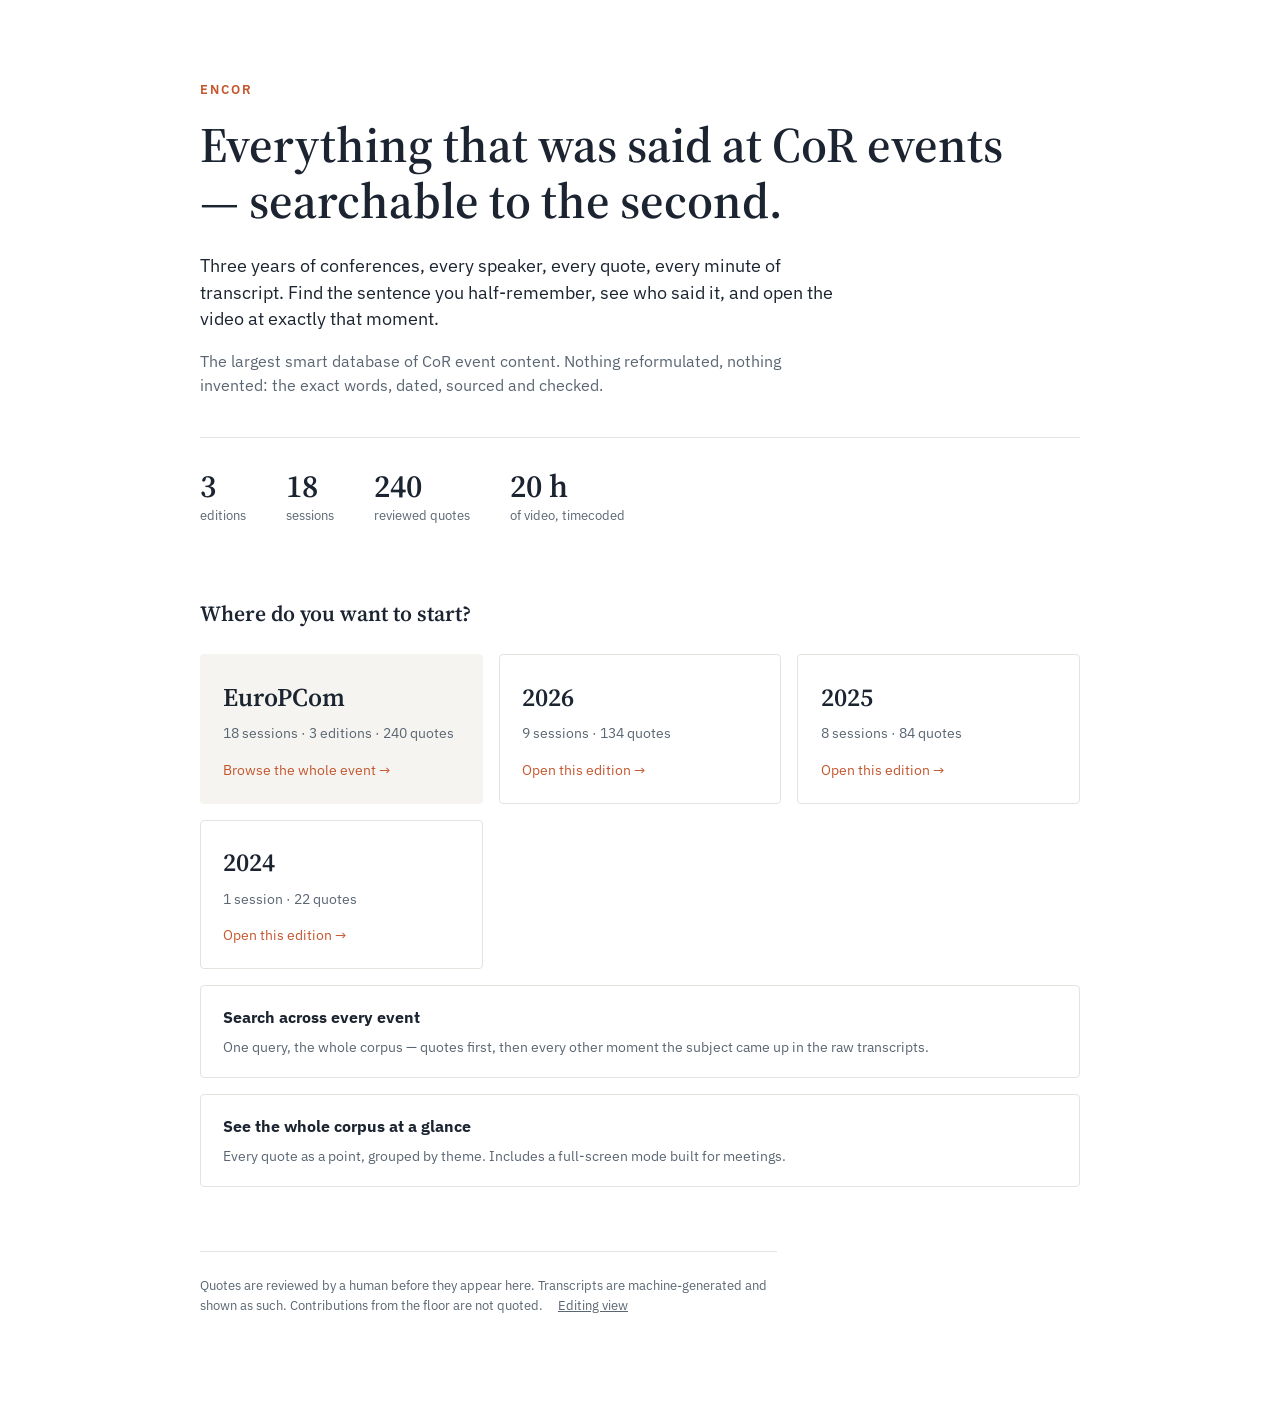
<file: index.html>
<!DOCTYPE html>
<html lang="en">
<head>
<meta charset="utf-8">
<meta name="viewport" content="width=device-width, initial-scale=1">
<title>enCoR — everything that was said at CoR events</title>
<link rel="preconnect" href="https://fonts.googleapis.com">
<link rel="preconnect" href="https://fonts.gstatic.com" crossorigin>
<link href="https://fonts.googleapis.com/css2?family=IBM+Plex+Sans:wght@400;500;600&family=Source+Serif+4:opsz,wght@8..60,400;8..60,600&display=swap" rel="stylesheet">
<link rel="stylesheet" href="assets/landing.css">
</head>
<body>

<main>
  <header class="hero">
    <p class="kicker">enCoR</p>
    <h1>Everything that was said at CoR events — searchable to the second.</h1>
    <p class="lede">
      Three years of conferences, every speaker, every quote, every minute of
      transcript. Find the sentence you half-remember, see who said it, and open
      the video at exactly that moment.
    </p>
    <p class="lede muted">
      The largest smart database of CoR event content. Nothing reformulated,
      nothing invented: the exact words, dated, sourced and checked.
    </p>

    <ul class="stats" id="stats" aria-label="Corpus size"></ul>
  </header>

  <section class="picker">
    <h2>Where do you want to start?</h2>
    <div class="cards" id="cards"></div>
  </section>

  <section class="extra">
    <a class="wide" href="read.html">
      <b>Search across every event</b>
      <span>One query, the whole corpus — quotes first, then every other moment the
      subject came up in the raw transcripts.</span>
    </a>
    <a class="wide" href="corpus.html">
      <b>See the whole corpus at a glance</b>
      <span>Every quote as a point, grouped by theme. Includes a full-screen mode
      built for meetings.</span>
    </a>
  </section>

  <footer>
    Quotes are reviewed by a human before they appear here. Transcripts are
    machine-generated and shown as such. Contributions from the floor are not
    quoted.
    <a href="admin.html">Editing view</a>
  </footer>
</main>

<script src="data/index.js"></script>
<script src="assets/landing.js"></script>
</body>
</html>
</file>
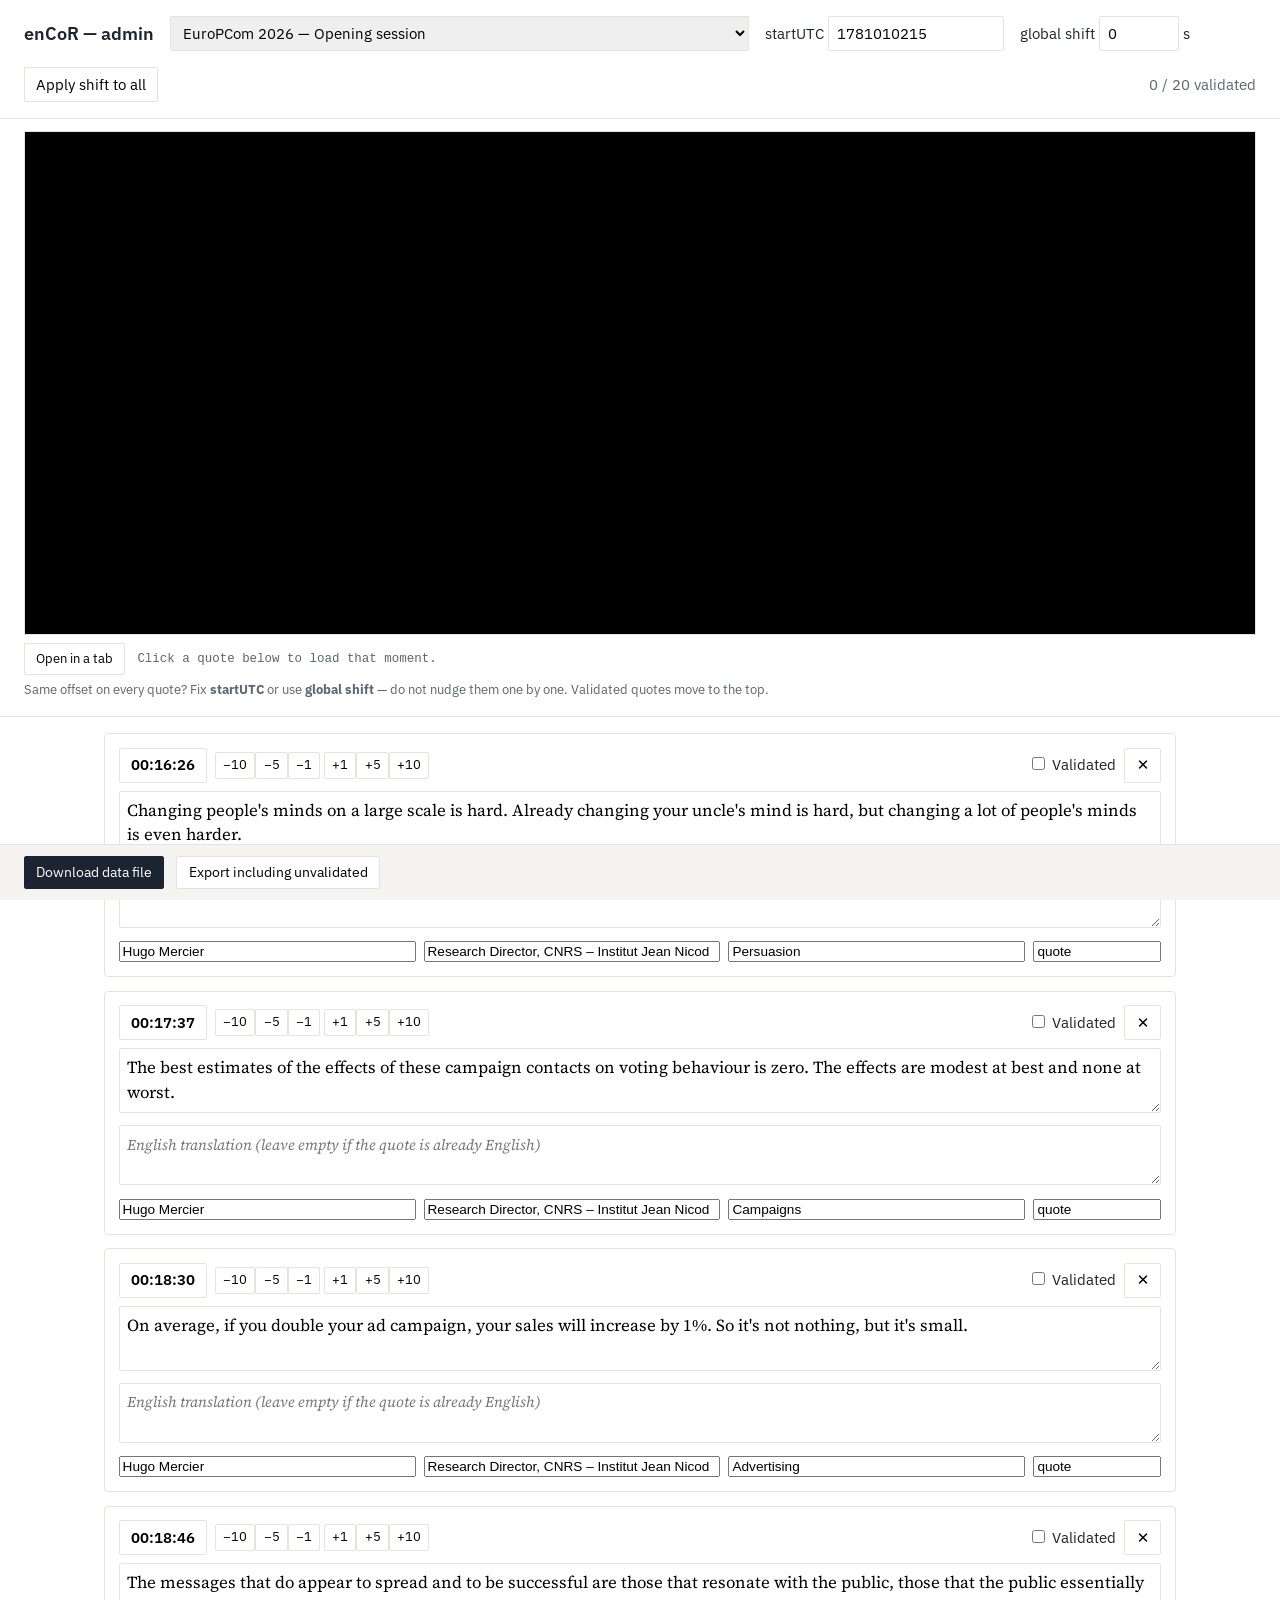
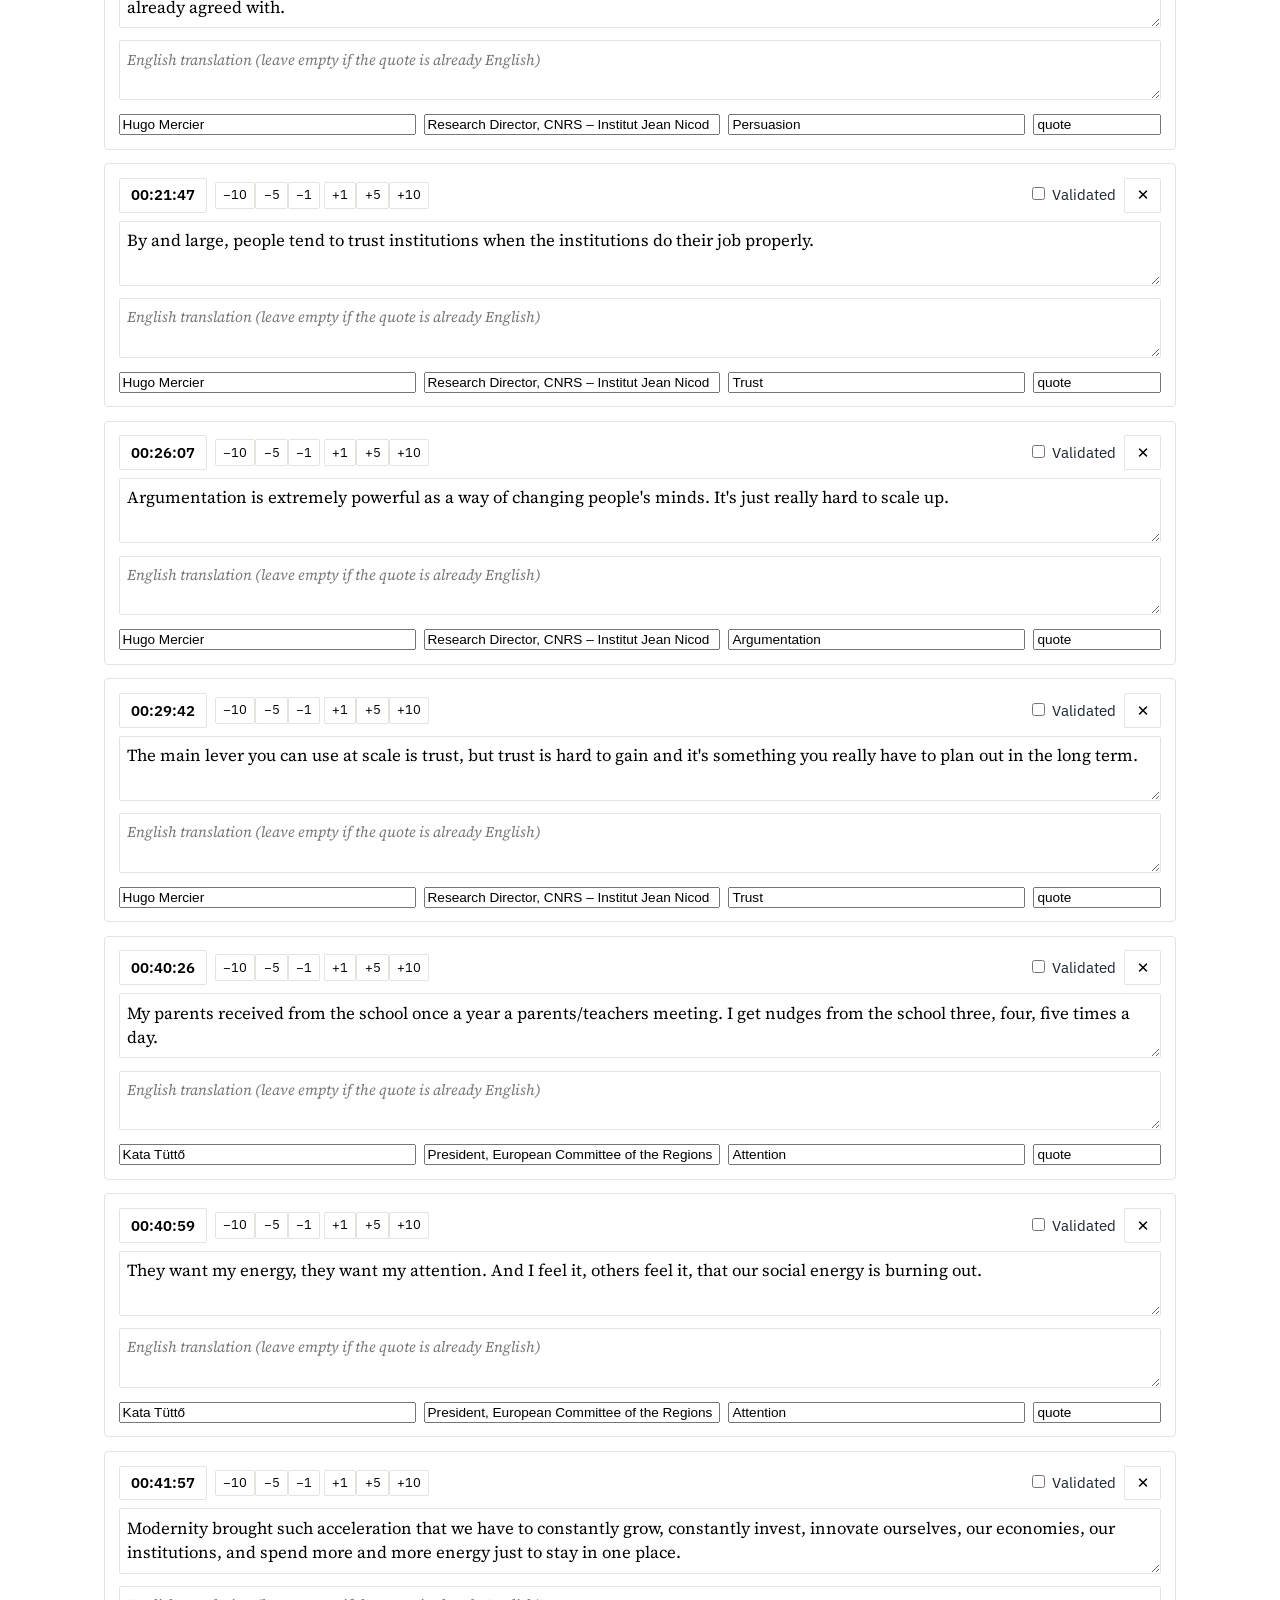
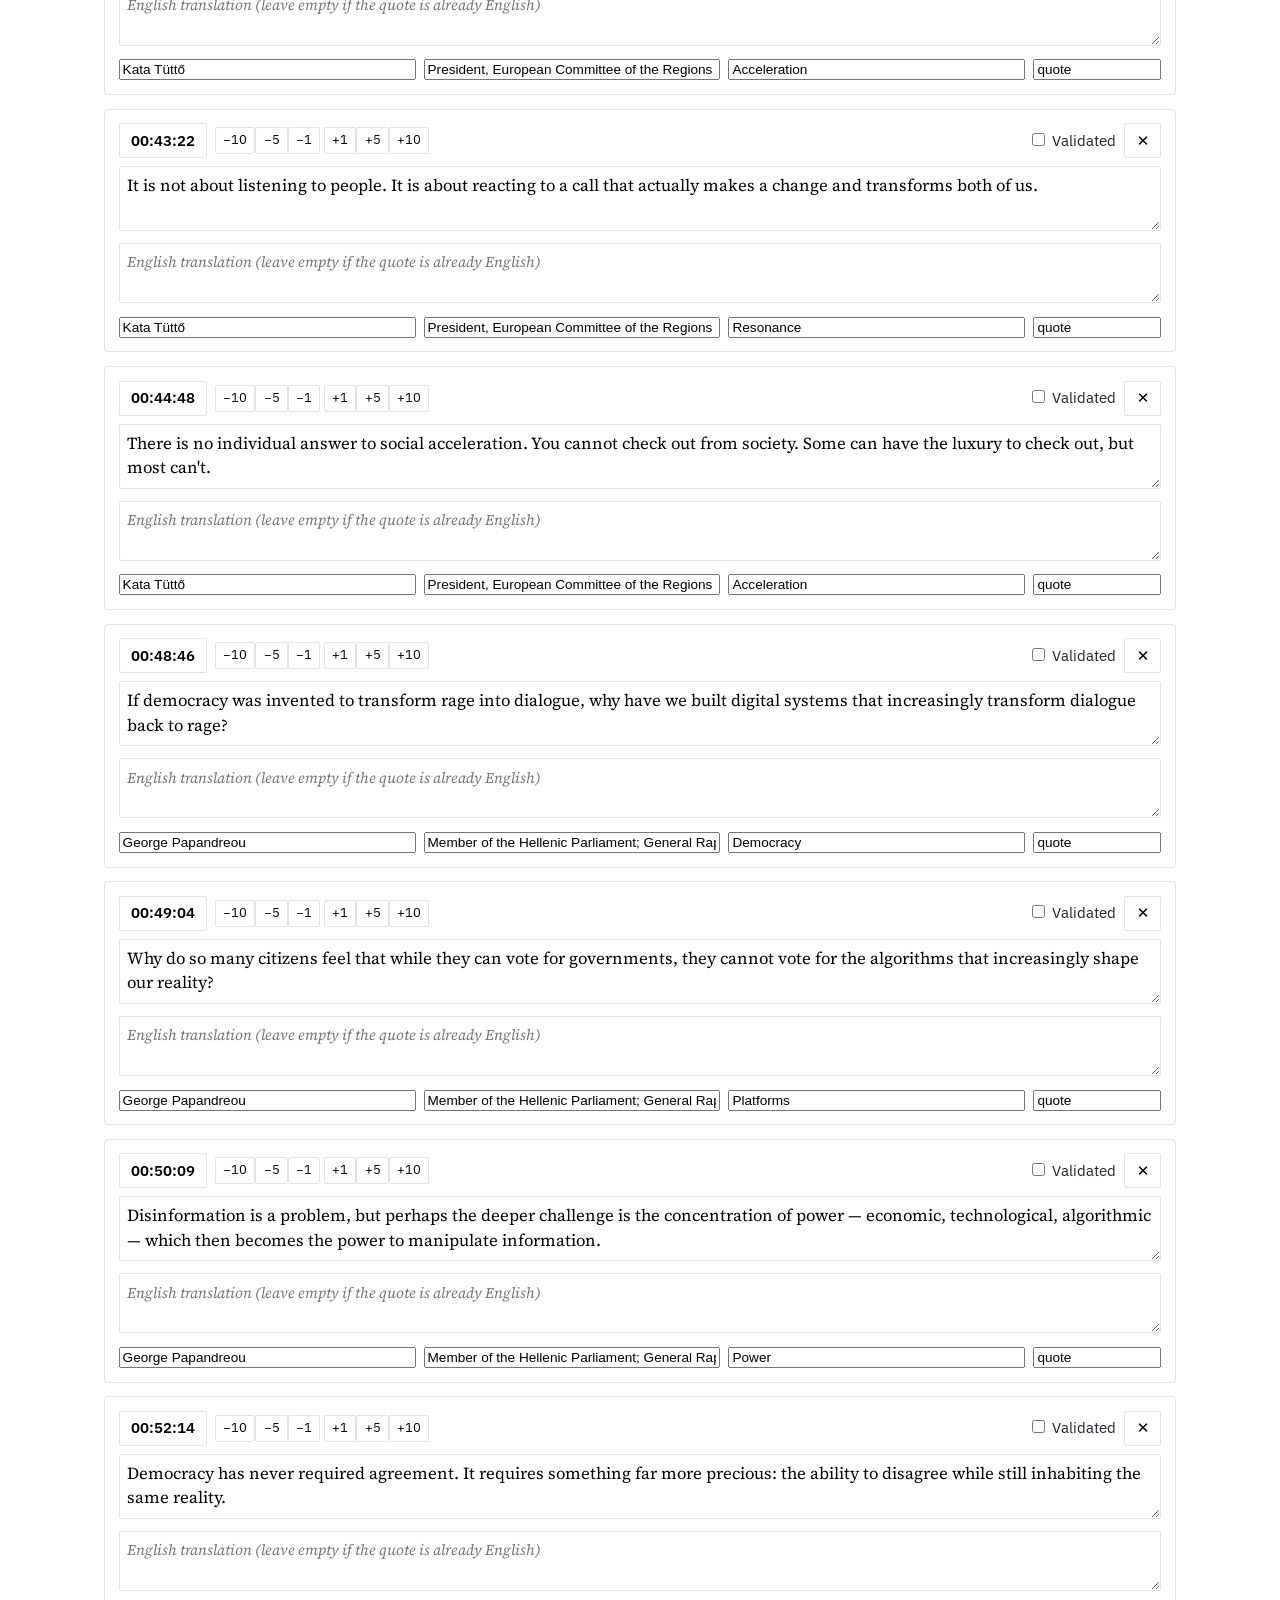
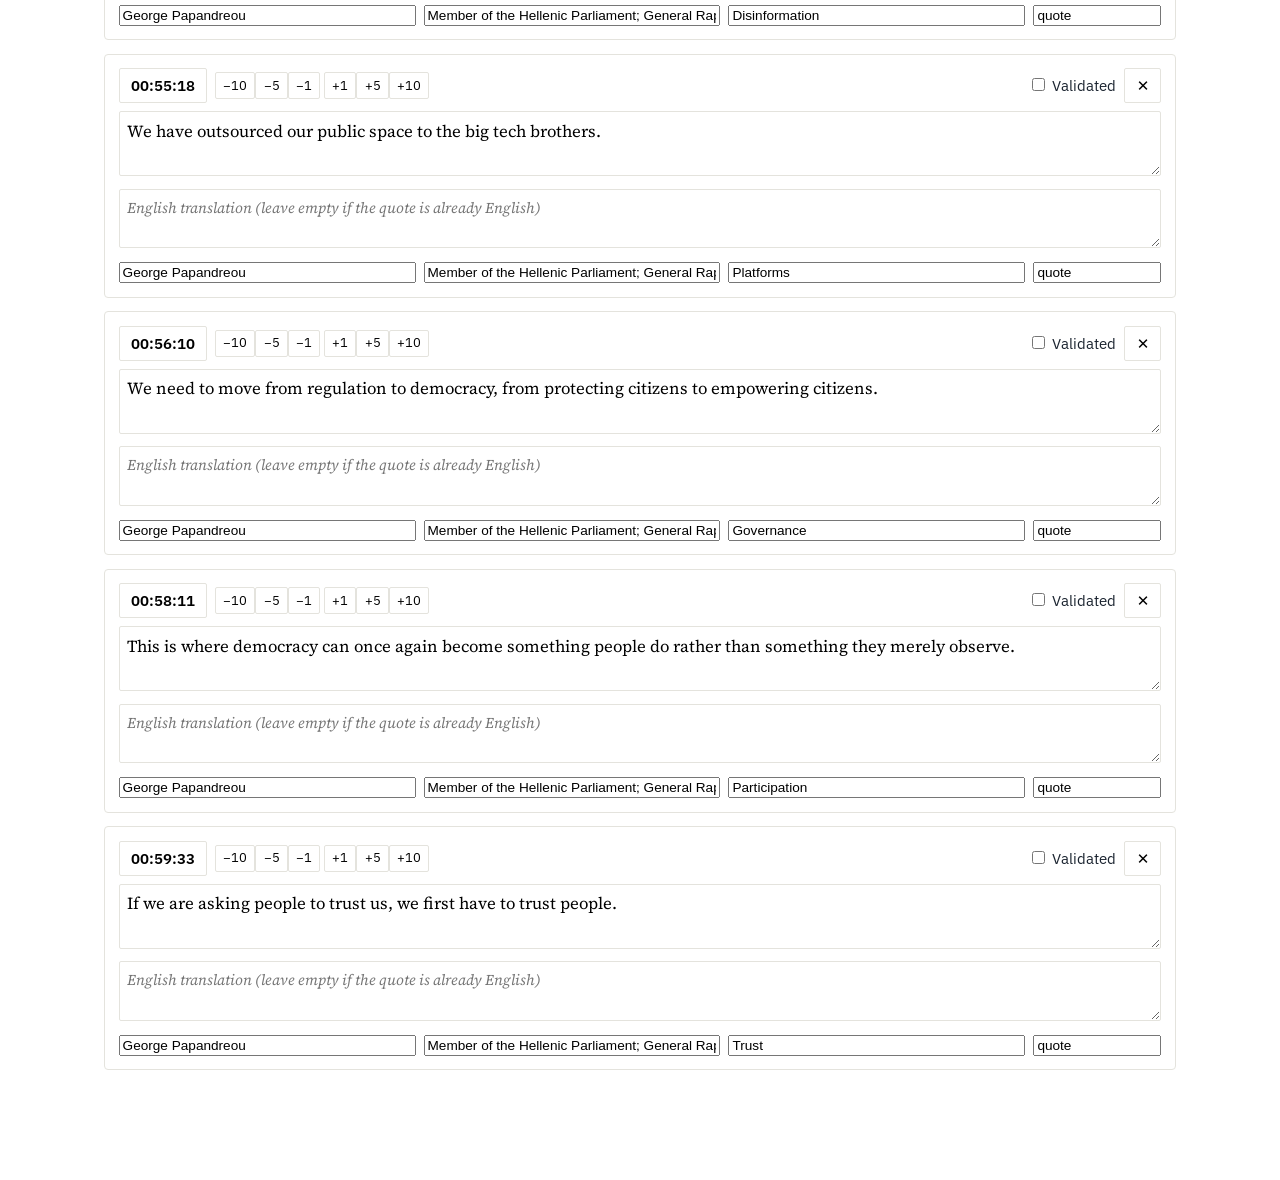
<file: admin.html>
<!DOCTYPE html>
<html lang="en">
<head>
<meta charset="utf-8">
<meta name="viewport" content="width=device-width, initial-scale=1">
<title>enCoR — admin</title>
<link rel="preconnect" href="https://fonts.googleapis.com">
<link rel="preconnect" href="https://fonts.gstatic.com" crossorigin>
<link href="https://fonts.googleapis.com/css2?family=IBM+Plex+Sans:wght@400;500;600&family=Source+Serif+4:opsz,wght@8..60,400;8..60,600&display=swap" rel="stylesheet">
<link rel="stylesheet" href="assets/admin.css">
</head>

</head>
<body>
<header>
  <h1>enCoR — admin</h1>
  <select id="sess"></select>
  <label>startUTC <input type="number" id="startUTC" style="width:11rem"></label>
  <label>global shift <input type="number" id="shift" value="0" style="width:5rem"> s</label>
  <button id="applyShift">Apply shift to all</button>
  <span id="counter" style="margin-left:auto;color:var(--soft)"></span>
</header>

<div class="player">
  <iframe id="frame" title="Session player"></iframe>
  <div class="playerbar">
    <button id="openTab">Open in a tab</button>
    <code id="frameHint">Click a quote below to load that moment.</code>
  </div>
  <p class="hint">Same offset on every quote? Fix <b>startUTC</b> or use <b>global shift</b> — do not nudge them one by one. Validated quotes move to the top.</p>
</div>

<div class="list" id="list"></div>

<div class="bar">
  <button class="primary" id="export">Download data file</button>
  <button id="exportAll">Export including unvalidated</button>
  <span id="status" style="color:var(--soft)"></span>
</div>

<script src="data/index.js"></script>
<script src="assets/admin.js"></script>
</body>
</html>
</file>
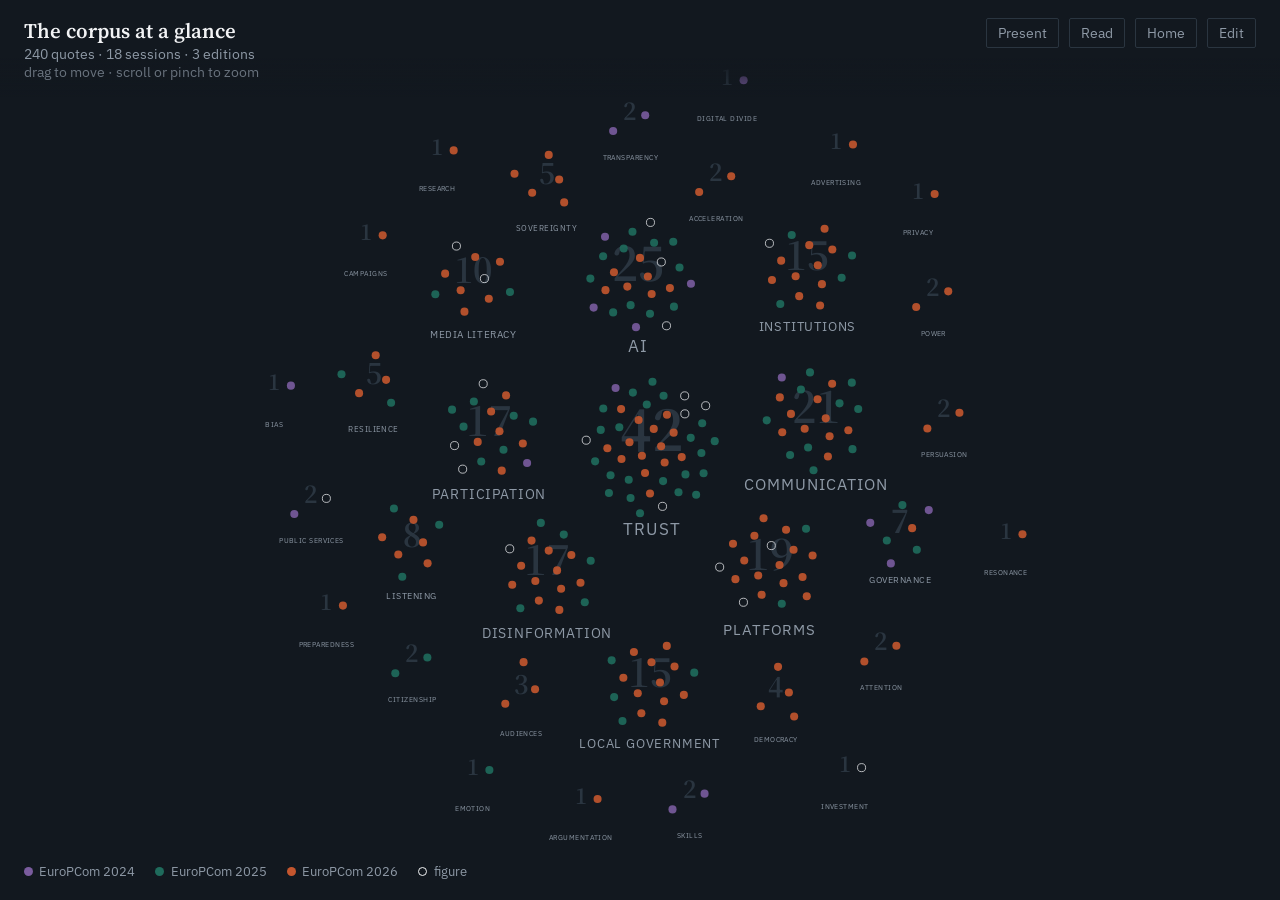
<file: corpus.html>
<!DOCTYPE html>
<html lang="en">
<head>
<meta charset="utf-8">
<meta name="viewport" content="width=device-width, initial-scale=1">
<title>enCoR — the corpus at a glance</title>
<link rel="preconnect" href="https://fonts.googleapis.com">
<link rel="preconnect" href="https://fonts.gstatic.com" crossorigin>
<link href="https://fonts.googleapis.com/css2?family=IBM+Plex+Sans:wght@400;500;600&family=Source+Serif+4:opsz,wght@8..60,400;8..60,600&display=swap" rel="stylesheet">
<link rel="stylesheet" href="assets/corpus.css">
</head>

</head>
<body>

<header>
  <div>
    <h1>The corpus at a glance</h1>
    <p class="sub" id="sub">loading…</p>
    <p class="sub" style="opacity:.7">drag to move · scroll or pinch to zoom</p>
  </div>
  <nav>
    <button id="playBtn">Present</button>
    <a href="read.html">Read</a>
    <a href="index.html">Home</a>
    <a href="admin.html">Edit</a>
  </nav>
</header>

<div id="stage"><svg id="map" role="img" aria-label="Every quote in the corpus, grouped by theme. Drag to move, scroll or pinch to zoom."></svg></div>

<div id="zoombar">
  <button id="zoomIn"  aria-label="Zoom in">+</button>
  <button id="zoomOut" aria-label="Zoom out">−</button>
  <button id="fit" aria-label="Fit the whole corpus">Fit</button>
</div>

<div id="legend"></div>
<div id="tip"></div>

<aside id="detail" aria-live="polite">
  <button class="close" id="closeDetail" aria-label="Close">×</button>
  <div id="detailBody"></div>
</aside>

<div id="story" role="dialog" aria-label="Presentation mode">
  <div class="prog" id="prog"></div>
  <p class="theme" id="sTheme"></p>
  <blockquote id="sQuote"></blockquote>
  <p class="tr" id="sTr"></p>
  <p class="who" id="sWho"></p>
  <div class="nav">click or press → to advance · ← to go back · Esc to leave</div>
</div>

<script src="data/index.js"></script>
<script src="assets/corpus.js"></script>
</body>
</html>
</file>
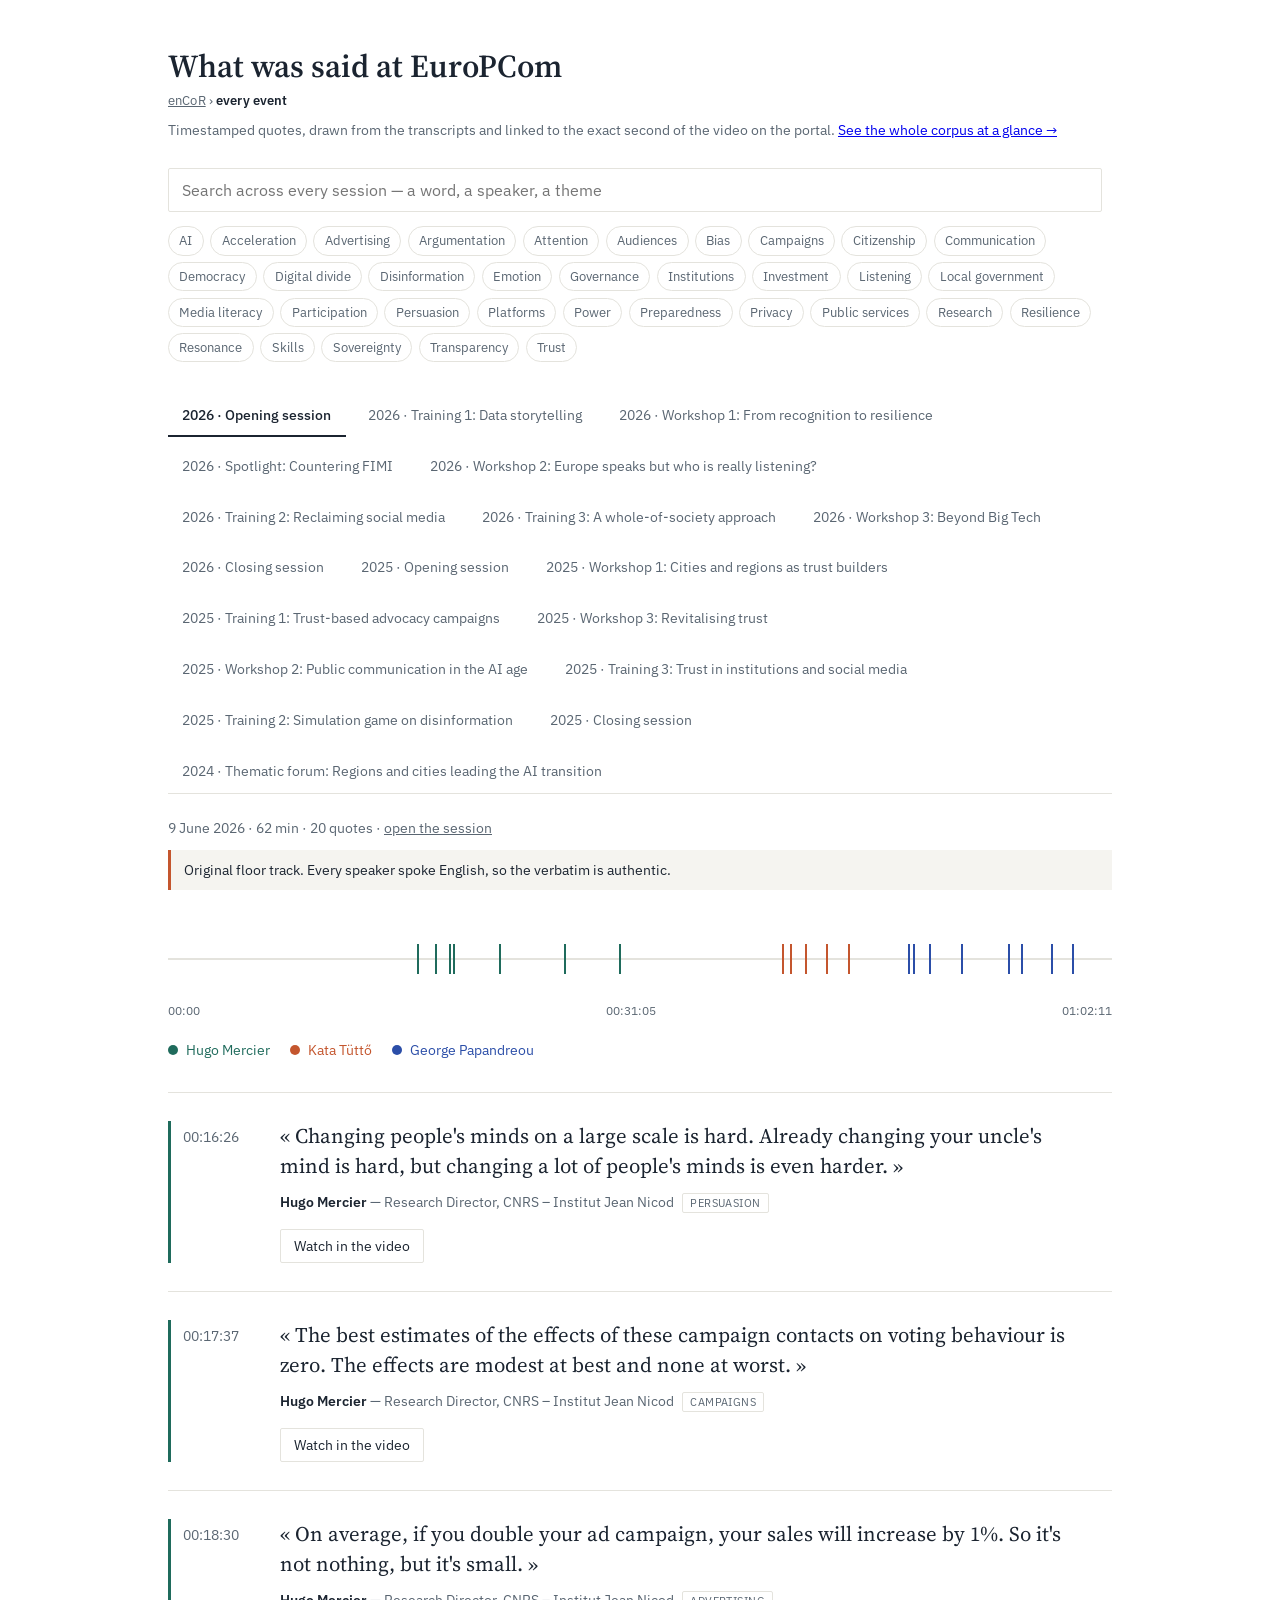
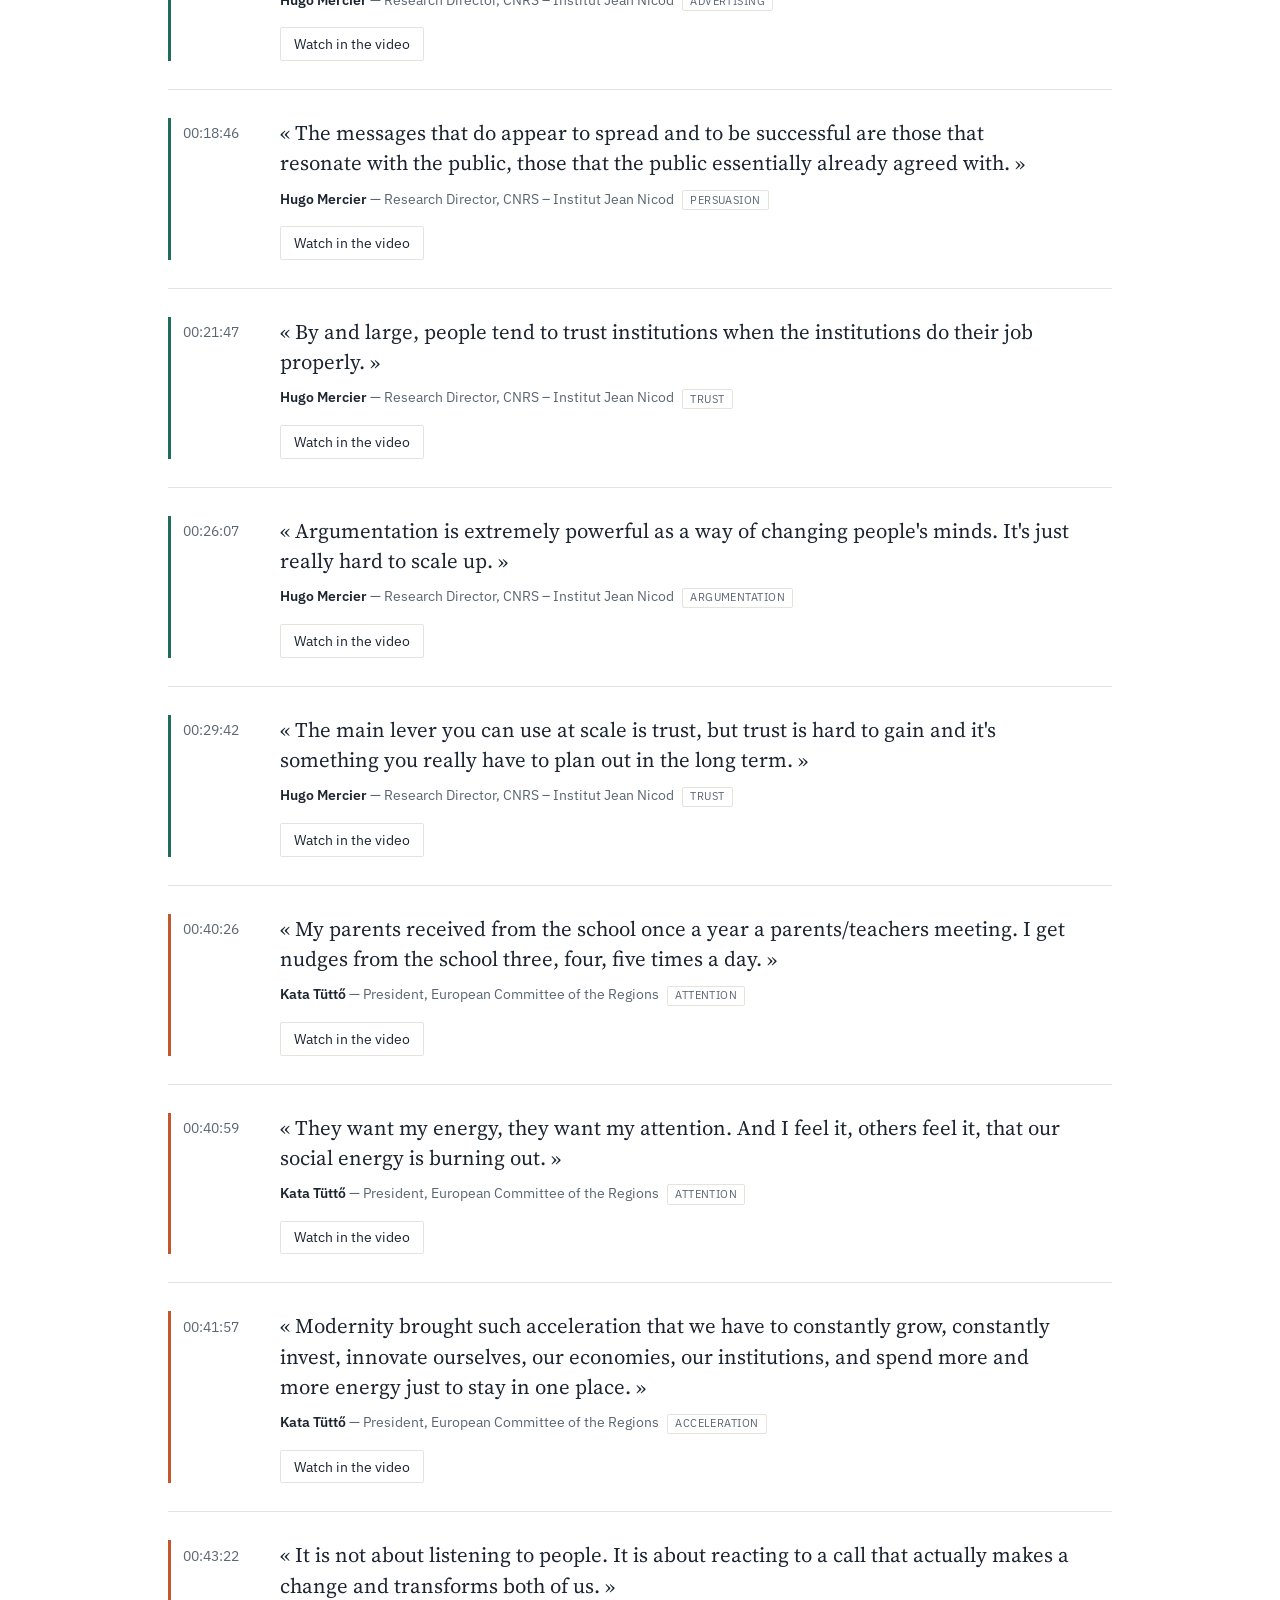
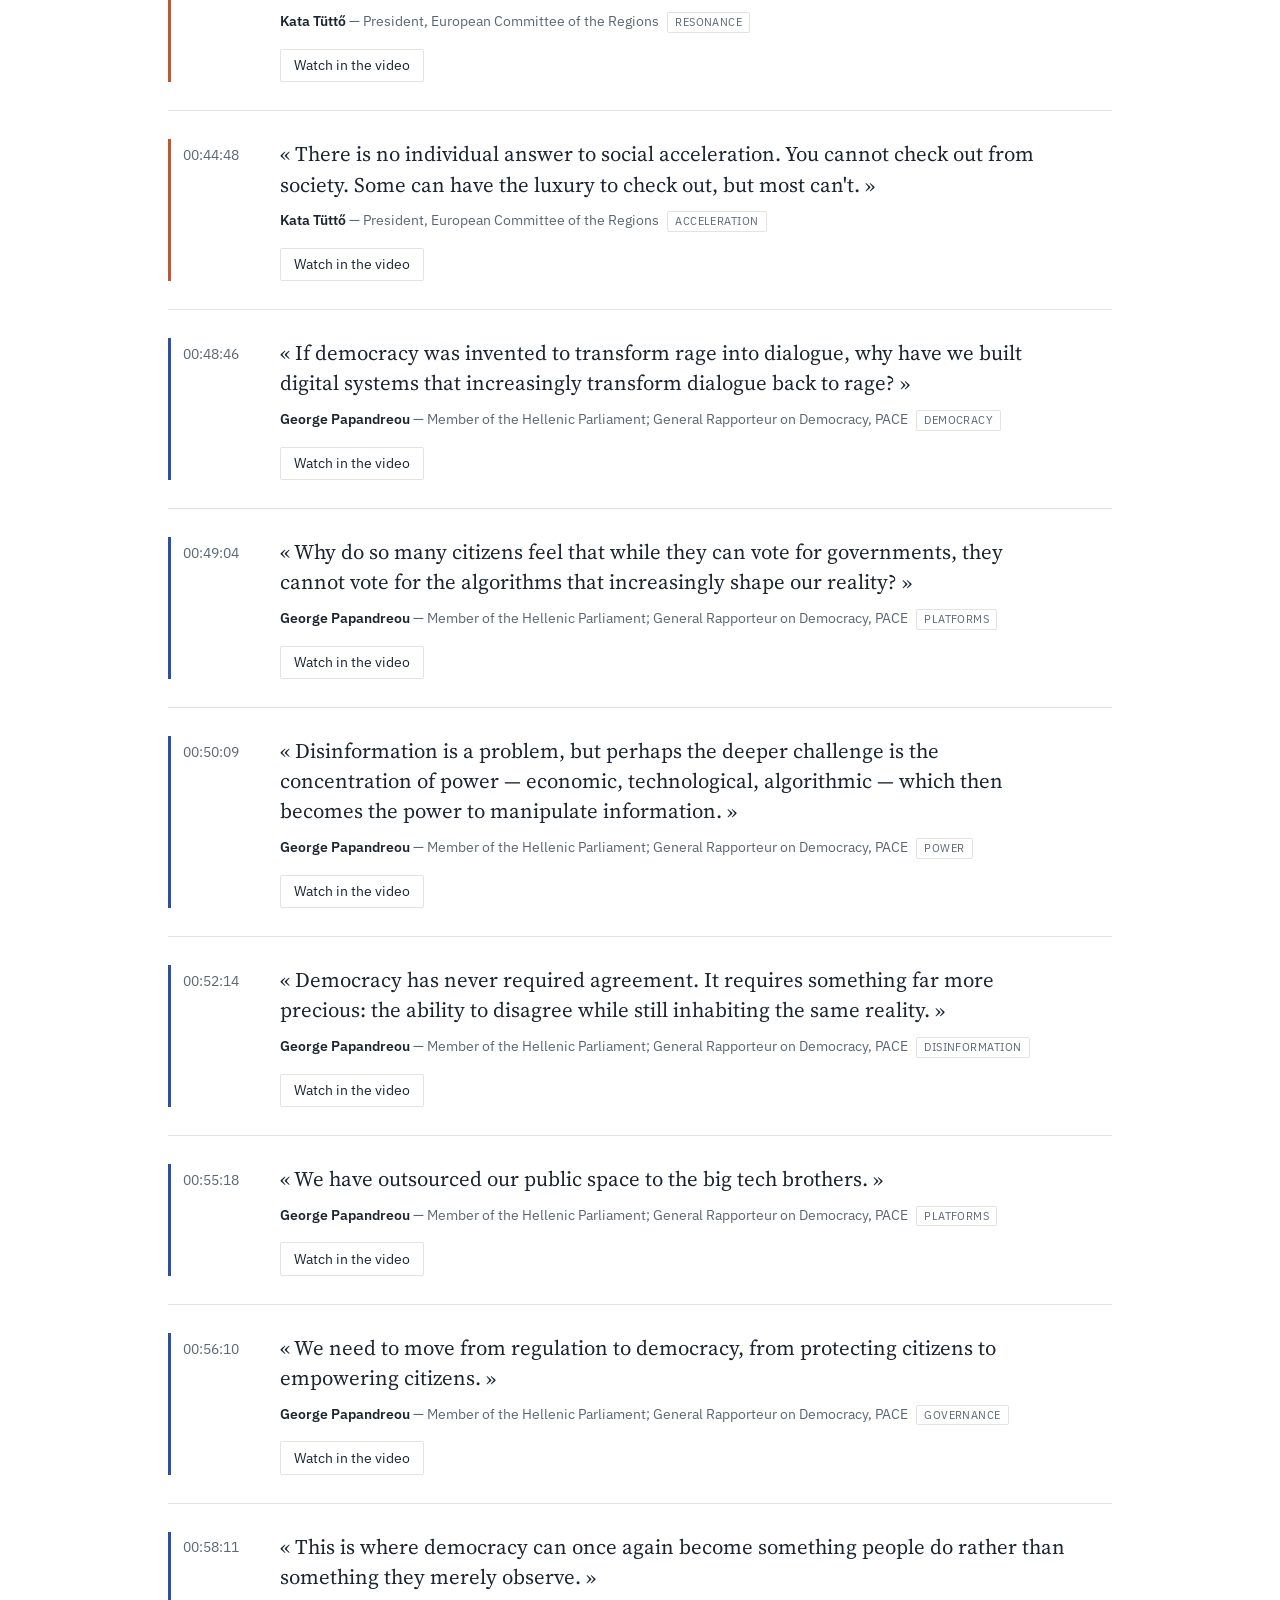
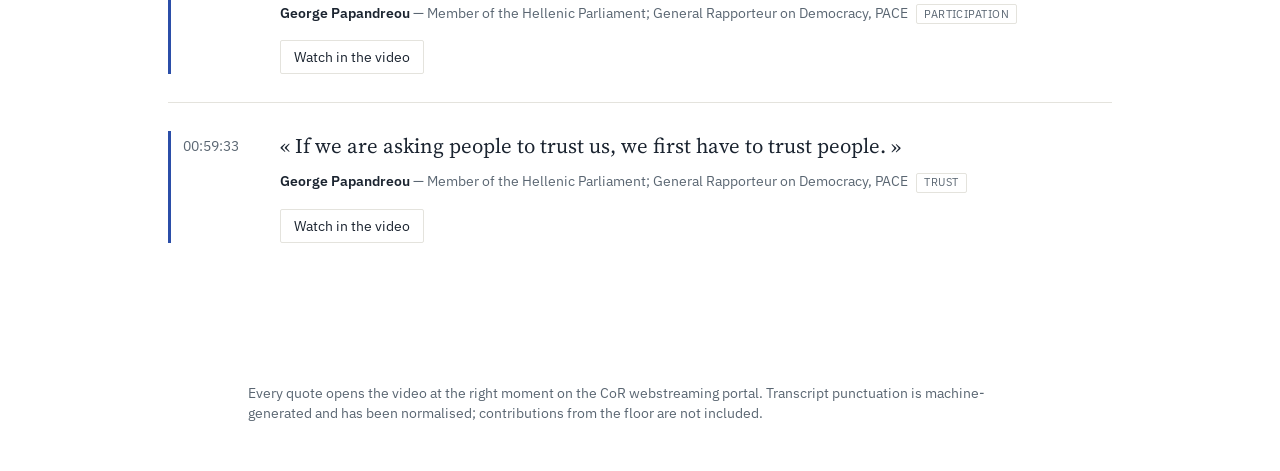
<file: read.html>
<!DOCTYPE html>
<html lang="en">
<head>
<meta charset="utf-8">
<meta name="viewport" content="width=device-width, initial-scale=1">
<title>EuroPCom — timestamped quotes</title>
<link rel="preconnect" href="https://fonts.googleapis.com">
<link rel="preconnect" href="https://fonts.gstatic.com" crossorigin>
<link href="https://fonts.googleapis.com/css2?family=IBM+Plex+Sans:wght@400;500;600&family=Source+Serif+4:opsz,wght@8..60,400;8..60,600&display=swap" rel="stylesheet">
<link rel="stylesheet" href="assets/encor.css">
</head>

</head>
<body>
<div class="wrap">
  <h1>What was said at EuroPCom</h1>
  <p class="scope" id="scope"></p>
  <p class="sub">Timestamped quotes, drawn from the transcripts and linked to the exact second of the video on the portal.
     <a href="corpus.html">See the whole corpus at a glance →</a></p>

  <div class="search">
    <input id="q" type="search" placeholder="Search across every session — a word, a speaker, a theme" aria-label="Search">
    <span class="count" id="count"></span>
  </div>
  <div class="chips" id="chips"></div>

  <div class="tabs" id="tabs" role="tablist"></div>
  <p class="meta" id="meta"></p>
  <div id="warn"></div>

  <div class="tl" id="tl"><div class="tl-track"></div></div>
  <div class="scale" id="scale"></div>
  <div class="legend" id="legend"></div>

  <div id="list"></div>
  <div class="deep" id="deep" hidden></div>
</div>

<footer>
  Every quote opens the video at the right moment on the CoR webstreaming portal.
  Transcript punctuation is machine-generated and has been normalised;
  contributions from the floor are not included.
</footer>

<!-- ---------------------------------------------------------------------
     Scripts, in dependency order. Nothing runs inline: the page can be
     served under a strict Content-Security-Policy without 'unsafe-inline'.
     ------------------------------------------------------------------- -->
<script src="assets/core.js"></script>
<script src="assets/vocabulary.js"></script>
<script src="assets/context.js"></script>
<script src="data/index.js"></script>
<script src="assets/read.js"></script>
</body>
</html>
</file>
<file: assets/landing.css>
/* =========================================================================
   enCoR — landing page
   Sections: 1 tokens · 2 hero · 3 stats · 4 entry cards · 5 wide links
   ========================================================================= */

/* --- 1. tokens ---------------------------------------------------------- */
:root{
  --ink:#1B2430; --soft:#5A6672; --rule:#E4E3DD; --paper:#FFF; --panel:#F5F4F0;
  --accent:#C4562E;
}
*{box-sizing:border-box}
html,body{margin:0}
body{background:var(--paper);color:var(--ink);
  font-family:"IBM Plex Sans",system-ui,sans-serif;font-size:16px;line-height:1.5;
  -webkit-font-smoothing:antialiased}
main{max-width:58rem;margin:0 auto;padding:5rem 1.5rem 6rem}
a{color:inherit}

/* --- 2. hero ------------------------------------------------------------ */
.kicker{font-size:.8rem;text-transform:uppercase;letter-spacing:.16em;
  color:var(--accent);margin:0 0 1.2rem;font-weight:600}
h1{font-family:"Source Serif 4",Georgia,serif;font-weight:600;
  font-size:clamp(2rem,5vw,3.1rem);line-height:1.12;margin:0 0 1.5rem;max-width:17em}
.lede{font-size:1.1rem;max-width:38em;margin:0 0 1rem}
.lede.muted{color:var(--soft);font-size:1rem}

/* --- 3. stats ----------------------------------------------------------- */
.stats{list-style:none;display:flex;flex-wrap:wrap;gap:2.5rem;
  margin:2.5rem 0 0;padding:2rem 0 0;border-top:1px solid var(--rule)}
.stats li{display:flex;flex-direction:column}
.stats b{font-family:"Source Serif 4",Georgia,serif;font-size:2rem;font-weight:600;line-height:1}
.stats span{font-size:.82rem;color:var(--soft);margin-top:.3rem}

/* --- 4. entry cards ----------------------------------------------------- */
.picker{margin-top:4.5rem}
.picker h2{font-family:"Source Serif 4",Georgia,serif;font-size:1.35rem;
  font-weight:600;margin:0 0 1.5rem}
.cards{display:grid;gap:1rem;grid-template-columns:repeat(auto-fit,minmax(15rem,1fr))}
.card{display:block;text-decoration:none;border:1px solid var(--rule);border-radius:4px;
  padding:1.4rem;transition:border-color .15s ease,transform .15s ease}
.card:hover{border-color:var(--ink);transform:translateY(-2px)}
.card .yr{font-family:"Source Serif 4",Georgia,serif;font-size:1.6rem;font-weight:600;display:block}
.card .meta{font-size:.85rem;color:var(--soft);margin-top:.45rem;display:block}
.card .go{font-size:.85rem;margin-top:1rem;display:block;color:var(--accent)}
.card.all{background:var(--panel);border-color:var(--panel)}
.card.all:hover{border-color:var(--ink)}

/* --- 5. wide links ------------------------------------------------------ */
.extra{margin-top:1rem;display:grid;gap:1rem}
.wide{display:block;text-decoration:none;border:1px solid var(--rule);border-radius:4px;
  padding:1.2rem 1.4rem;transition:border-color .15s ease}
.wide:hover{border-color:var(--ink)}
.wide b{display:block;margin-bottom:.3rem}
.wide span{font-size:.9rem;color:var(--soft)}

footer{margin-top:4rem;padding-top:1.5rem;border-top:1px solid var(--rule);
  font-size:.82rem;color:var(--soft);max-width:44em}
footer a{margin-left:.75rem}

@media (prefers-reduced-motion:reduce){*{transition:none!important}}
</file>
<file: assets/admin.css>
/* =========================================================================
   enCoR — admin stylesheet
   Sections: 1 tokens · 2 header · 3 player · 4 quote editor · 5 action bar
   ========================================================================= */
:root{--ink:#1B2430;--soft:#5A6672;--rule:#E4E3DD;--paper:#FFF;--panel:#F5F4F0;--ok:#1F6B5C;--warn:#C4562E}
*{box-sizing:border-box}
html,body{margin:0;height:100%}
body{background:var(--paper);color:var(--ink);font-family:"IBM Plex Sans",system-ui,sans-serif;font-size:15px;line-height:1.45}
header{padding:1rem 1.5rem;border-bottom:1px solid var(--rule);display:flex;gap:1rem;align-items:center;flex-wrap:wrap}
header h1{font-size:1.1rem;margin:0;font-weight:600}
select,input[type=number],input[type=text]{font:inherit;padding:.35rem .5rem;border:1px solid var(--rule);border-radius:2px}
button{font:inherit;padding:.35rem .7rem;border:1px solid var(--rule);background:var(--paper);border-radius:2px;cursor:pointer}
button:hover{background:var(--panel)}
button.primary{background:var(--ink);color:var(--paper);border-color:var(--ink)}
.player{position:sticky;top:0;z-index:5;background:var(--paper);border-bottom:1px solid var(--rule);padding:.75rem 1.5rem 1rem}
#frame{width:100%;height:56vh;min-height:320px;border:1px solid var(--rule);background:#000;display:block}
.playerbar{display:flex;gap:.75rem;align-items:center;flex-wrap:wrap;margin-top:.5rem;font-size:.82rem;color:var(--soft)}
.playerbar code{font-size:.78rem;word-break:break-all}
.list{padding:1rem 1.5rem 6rem;max-width:70rem;margin:0 auto}
.hint{font-size:.8rem;color:var(--soft);margin:.4rem 0 0}
.sep{margin:1.5rem 0 .75rem;font-size:.8rem;text-transform:uppercase;letter-spacing:.05em;color:var(--soft);border-top:1px solid var(--rule);padding-top:.75rem}
.q{cursor:pointer;border:1px solid var(--rule);border-radius:4px;padding:.85rem;margin-bottom:.85rem;background:var(--paper)}
.q.valid{border-color:var(--ok);border-left-width:4px}
.q.cur{box-shadow:0 0 0 2px var(--ink) inset}
.row{display:flex;gap:.5rem;align-items:center;flex-wrap:wrap;margin-bottom:.5rem}
.tcode{font-variant-numeric:tabular-nums;font-weight:600;min-width:5.5rem}
.nudge button{padding:.2rem .45rem;font-size:.8rem}
textarea{font:inherit;width:100%;border:1px solid var(--rule);border-radius:2px;padding:.45rem;resize:vertical}
textarea.or{font-family:"Source Serif 4",Georgia,serif;font-size:1.05rem;min-height:3.2rem}
textarea.en{font-family:"Source Serif 4",Georgia,serif;font-style:italic;color:var(--soft);min-height:2.6rem;margin-top:.4rem}
.meta{display:flex;gap:.5rem;margin-top:.5rem;flex-wrap:wrap}
.meta input{flex:1;min-width:8rem;font-size:.85rem}
.bar{position:fixed;bottom:0;left:0;right:0;background:var(--panel);border-top:1px solid var(--rule);padding:.7rem 1.5rem;display:flex;gap:.75rem;align-items:center;flex-wrap:wrap;font-size:.85rem}
@media (max-width:900px){#frame{height:38vh}}
</file>
<file: assets/corpus.css>
/* =========================================================================
   enCoR — corpus view stylesheet (dark)
   Sections: 1 tokens · 2 header · 3 map · 4 tooltip · 5 detail panel
             6 presentation mode
   ========================================================================= */
:root{
  --ink:#F2F3F5; --soft:#8E99A6; --bg:#12181F; --panel:#1A222B; --rule:#2A3540;
  --e24:#7A5C9E; --e25:#1F6B5C; --e26:#C4562E;
}
*{box-sizing:border-box}
html,body{margin:0;height:100%;overflow:hidden}
body{background:var(--bg);color:var(--ink);font-family:"IBM Plex Sans",system-ui,sans-serif;font-size:15px}

header{position:fixed;top:0;left:0;right:0;z-index:6;padding:1rem 1.5rem;display:flex;gap:1.5rem;align-items:baseline;flex-wrap:wrap;
  background:linear-gradient(var(--bg) 60%,transparent)}
h1{font-family:"Source Serif 4",Georgia,serif;font-size:1.3rem;font-weight:600;margin:0}
.sub{color:var(--soft);font-size:.85rem;margin:0}
nav{margin-left:auto;display:flex;gap:.6rem;align-items:center}
nav a,nav button{font:inherit;font-size:.85rem;color:var(--soft);text-decoration:none;background:none;border:1px solid var(--rule);
  border-radius:2px;padding:.3rem .7rem;cursor:pointer}
nav a:hover,nav button:hover{color:var(--ink);border-color:var(--soft)}
nav button.on{background:var(--ink);color:var(--bg);border-color:var(--ink)}

#stage{position:absolute;inset:0}
svg{width:100%;height:100%;display:block;cursor:default}
.cluster-label{fill:var(--soft);font-size:11px;letter-spacing:.06em;text-transform:uppercase}
.cluster-count{fill:var(--rule);font-family:"Source Serif 4",Georgia,serif;font-size:34px;font-weight:600}
circle.dot{cursor:pointer;transition:r .18s ease,opacity .18s ease}
circle.dot:hover{r:9}
circle.dot.dim{opacity:.12}
circle.dot.figure{stroke:var(--ink);stroke-width:1.4;fill:none}

#tip{position:fixed;pointer-events:none;z-index:7;max-width:24rem;background:var(--panel);border:1px solid var(--rule);
  border-radius:4px;padding:.6rem .75rem;font-size:.85rem;line-height:1.4;opacity:0;transition:opacity .12s}
#tip b{display:block;color:var(--soft);font-weight:500;font-size:.75rem;margin-bottom:.25rem}

#legend{position:fixed;left:1.5rem;bottom:1.25rem;z-index:6;display:flex;gap:1.25rem;font-size:.8rem;color:var(--soft);flex-wrap:wrap}
#legend span{display:flex;align-items:center;gap:.4rem}
#legend i{width:9px;height:9px;border-radius:50%;display:inline-block}

#detail{position:fixed;right:0;top:0;bottom:0;width:min(30rem,92vw);background:var(--panel);border-left:1px solid var(--rule);
  z-index:8;padding:4.5rem 1.75rem 2rem;overflow-y:auto;transform:translateX(100%);transition:transform .25s ease}
#detail.open{transform:none}
#detail blockquote{font-family:"Source Serif 4",Georgia,serif;font-size:1.4rem;line-height:1.4;margin:0}
#detail .tr{font-family:"Source Serif 4",Georgia,serif;font-style:italic;color:var(--soft);margin:.8rem 0 0;font-size:1.05rem}
#detail .who{margin:1.2rem 0 .2rem;font-weight:600}
#detail .role,#detail .src{color:var(--soft);font-size:.85rem;margin:0}
#detail a.watch{display:inline-block;margin-top:1.4rem;color:var(--bg);background:var(--ink);text-decoration:none;
  padding:.5rem .9rem;border-radius:2px;font-size:.9rem}
#detail .close{position:absolute;top:1rem;right:1.25rem;background:none;border:0;color:var(--soft);font-size:1.5rem;cursor:pointer}

#story{position:fixed;inset:0;z-index:9;background:var(--bg);display:none;flex-direction:column;justify-content:center;
  padding:4rem 8vw;cursor:pointer}
#story.on{display:flex}
#story .theme{color:var(--soft);font-size:.85rem;letter-spacing:.1em;text-transform:uppercase;margin-bottom:2rem}
#story blockquote{font-family:"Source Serif 4",Georgia,serif;font-size:clamp(1.6rem,4.2vw,3.4rem);line-height:1.25;margin:0;max-width:22em}
#story .tr{font-family:"Source Serif 4",Georgia,serif;font-style:italic;color:var(--soft);font-size:clamp(1rem,2vw,1.5rem);margin-top:1.2rem;max-width:26em}
#story .who{margin-top:2.5rem;font-size:1.05rem}
#story .who span{color:var(--soft)}
#story .nav{position:fixed;bottom:1.5rem;left:0;right:0;display:flex;justify-content:center;gap:1rem;color:var(--soft);font-size:.85rem}
#story .prog{position:fixed;top:0;left:0;height:2px;background:var(--e26);transition:width .3s}
@media (prefers-reduced-motion:reduce){*{transition:none!important}}
</file>
<file: assets/encor.css>
/* =========================================================================
   enCoR — reading view stylesheet
   Sections: 1 design tokens · 2 base · 3 search · 4 session header
             5 timeline · 6 quote card · 7 context · 8 deep search
   ========================================================================= */
:root{
  --ink:#1B2430; --soft:#5A6672; --rule:#E4E3DD; --paper:#FFF; --panel:#F5F4F0;
  --s1:#1F6B5C; --s2:#C4562E; --s3:#2B4EA8; --s4:#7A5C9E; --s5:#8A6A2F;
}
*{box-sizing:border-box}
html,body{margin:0}
body{background:var(--paper);color:var(--ink);font-family:"IBM Plex Sans",system-ui,sans-serif;font-size:16px;line-height:1.5;-webkit-font-smoothing:antialiased}
.wrap{max-width:62rem;margin:0 auto;padding:3rem 1.5rem 7rem}
h1{font-family:"Source Serif 4",Georgia,serif;font-weight:600;font-size:2rem;line-height:1.15;margin:0 0 .4rem}
.sub{margin:0;color:var(--soft);font-size:.9rem}

.search{display:flex;gap:.6rem;align-items:center;flex-wrap:wrap;margin:1.75rem 0 0}
.search input{flex:1;min-width:14rem;font:inherit;font-size:1rem;padding:.55rem .8rem;border:1px solid var(--rule);border-radius:2px}
.chips{display:flex;flex-wrap:wrap;gap:.4rem;margin:.9rem 0 0}
.chips button{font:inherit;font-size:.8rem;padding:.25rem .65rem;border:1px solid var(--rule);background:var(--paper);border-radius:999px;cursor:pointer;color:var(--soft)}
.chips button:hover{background:var(--panel)}
.chips button[aria-pressed="true"]{background:var(--ink);color:var(--paper);border-color:var(--ink)}
.count{color:var(--soft);font-size:.85rem}
.q blockquote{cursor:pointer}
.q.open blockquote{transform:scale(.94);transform-origin:left center;transition:transform .28s cubic-bezier(.2,.7,.2,1)}
.q blockquote{transition:transform .28s cubic-bezier(.2,.7,.2,1)}
.ctx{overflow:hidden;max-height:0;opacity:0;transition:max-height .35s ease,opacity .25s ease .05s}
.q.open .ctx{max-height:60rem;opacity:1;margin-top:.6rem}
.ctx p{margin:0 0 .6rem;color:var(--soft);font-size:.95rem;line-height:1.55;max-width:42em}
.ctx p.here{color:var(--ink)}
.ctx .lbl{font-size:.72rem;text-transform:uppercase;letter-spacing:.05em;color:var(--soft);margin:.2rem 0 .5rem}
.ctx .loading{font-style:italic}
.deep{margin:2.5rem 0 0;border-top:1px solid var(--rule);padding-top:1.25rem}
.deep h2{font-size:.8rem;text-transform:uppercase;letter-spacing:.05em;color:var(--soft);margin:0 0 .3rem}
.deep p.lead{color:var(--soft);font-size:.85rem;margin:0 0 1rem;max-width:44em}
.seg{display:grid;grid-template-columns:5.5rem 1fr;gap:1.5rem;padding:.9rem 0;border-top:1px solid var(--rule)}
.seg .t{font-variant-numeric:tabular-nums;font-size:.85rem;color:var(--soft)}
.seg .s{font-size:.78rem;color:var(--soft);text-transform:uppercase;letter-spacing:.04em;margin:0 0 .25rem}
.seg .x{margin:0;max-width:44em}
.seg a{font-size:.85rem}
.more{margin-top:1rem}
.more button{font:inherit;font-size:.85rem;padding:.35rem .8rem;border:1px solid var(--rule);background:var(--paper);border-radius:2px;cursor:pointer}
.from{font-size:.78rem;color:var(--soft);text-transform:uppercase;letter-spacing:.04em;margin:0 0 .35rem}
mark{background:#F3E7C8;color:inherit;padding:0 .1em}
.tabs{display:flex;flex-wrap:wrap;gap:.5rem;margin:2rem 0 0;border-bottom:1px solid var(--rule)}
.tabs button{font:inherit;font-size:.9rem;background:none;border:0;border-bottom:2px solid transparent;padding:.6rem .9rem;cursor:pointer;color:var(--soft)}
.tabs button[aria-selected="true"]{color:var(--ink);border-bottom-color:var(--ink);font-weight:500}

.meta{margin:1.5rem 0 0;color:var(--soft);font-size:.85rem}
.meta a{color:inherit}
.warn{margin:.75rem 0 0;padding:.6rem .8rem;background:var(--panel);border-left:3px solid var(--s2);font-size:.85rem;color:var(--ink)}

.tl{margin:2rem 0 .5rem;position:relative;height:72px}
.tl-track{position:absolute;top:36px;left:0;right:0;height:2px;background:var(--rule)}
.tl-mark{position:absolute;top:22px;width:2px;height:30px;background:currentColor;border:0;padding:0;cursor:pointer;transition:height .15s,top .15s}
.tl-mark:hover,.tl-mark:focus-visible{height:50px;top:12px;outline:none}
.tl-mark::after{content:"";position:absolute;inset:-10px -7px}
.scale{display:flex;justify-content:space-between;color:var(--soft);font-size:.75rem;font-variant-numeric:tabular-nums}
.legend{display:flex;flex-wrap:wrap;gap:1.25rem;margin:1.25rem 0 2rem;font-size:.85rem}
.legend button{background:none;border:0;padding:0;font:inherit;cursor:pointer;display:flex;align-items:center;gap:.5rem;color:var(--soft)}
.legend button[aria-pressed="true"]{color:var(--ink);font-weight:500}
.dot{width:10px;height:10px;border-radius:50%;background:currentColor;flex:none}

.q{display:grid;grid-template-columns:5.5rem 1fr;gap:1.5rem;padding:1.75rem 0;border-top:1px solid var(--rule)}
.q-time{font-variant-numeric:tabular-nums;font-size:.85rem;padding-top:.35rem;border-left:3px solid currentColor;padding-left:.75rem}
.q-time span{color:var(--soft)}
blockquote{margin:0;font-family:"Source Serif 4",Georgia,serif;font-size:1.3rem;line-height:1.45;max-width:38em}
.translation{margin:.5rem 0 0;font-family:"Source Serif 4",Georgia,serif;font-style:italic;font-size:1.05rem;line-height:1.45;color:var(--soft);max-width:38em}
.tag{display:inline-block;margin-left:.5rem;padding:.05rem .45rem;border:1px solid var(--rule);border-radius:2px;font-size:.7rem;text-transform:uppercase;letter-spacing:.04em;color:var(--soft);vertical-align:middle}
.who{margin:.65rem 0 0;font-size:.85rem;color:var(--soft)}
.who b{color:var(--ink);font-weight:600}
.act{display:flex;flex-wrap:wrap;gap:.5rem;margin-top:1rem}
.act a,.act button{font:inherit;font-size:.85rem;padding:.35rem .8rem;border:1px solid var(--rule);background:var(--paper);border-radius:2px;cursor:pointer;color:var(--ink);text-decoration:none}
.act a:hover,.act button:hover{background:var(--panel)}
.act button[aria-pressed="true"]{background:var(--ink);color:var(--paper);border-color:var(--ink)}

footer{max-width:52rem;margin:0 auto;padding:0 1.5rem 3rem;color:var(--soft);font-size:.85rem}
@media (max-width:640px){.q{grid-template-columns:1fr;gap:.75rem}.q-time{border-left:0;border-top:3px solid currentColor;padding:.5rem 0 0}blockquote{font-size:1.15rem}}
@media (prefers-reduced-motion:reduce){*{transition:none!important}}

/* --- 9. breadcrumb ------------------------------------------------------ */
.scope{margin:0 0 .5rem;font-size:.82rem;color:var(--soft);letter-spacing:.01em}
.scope a{color:inherit}
.scope b{color:var(--ink);font-weight:600}
</file>
